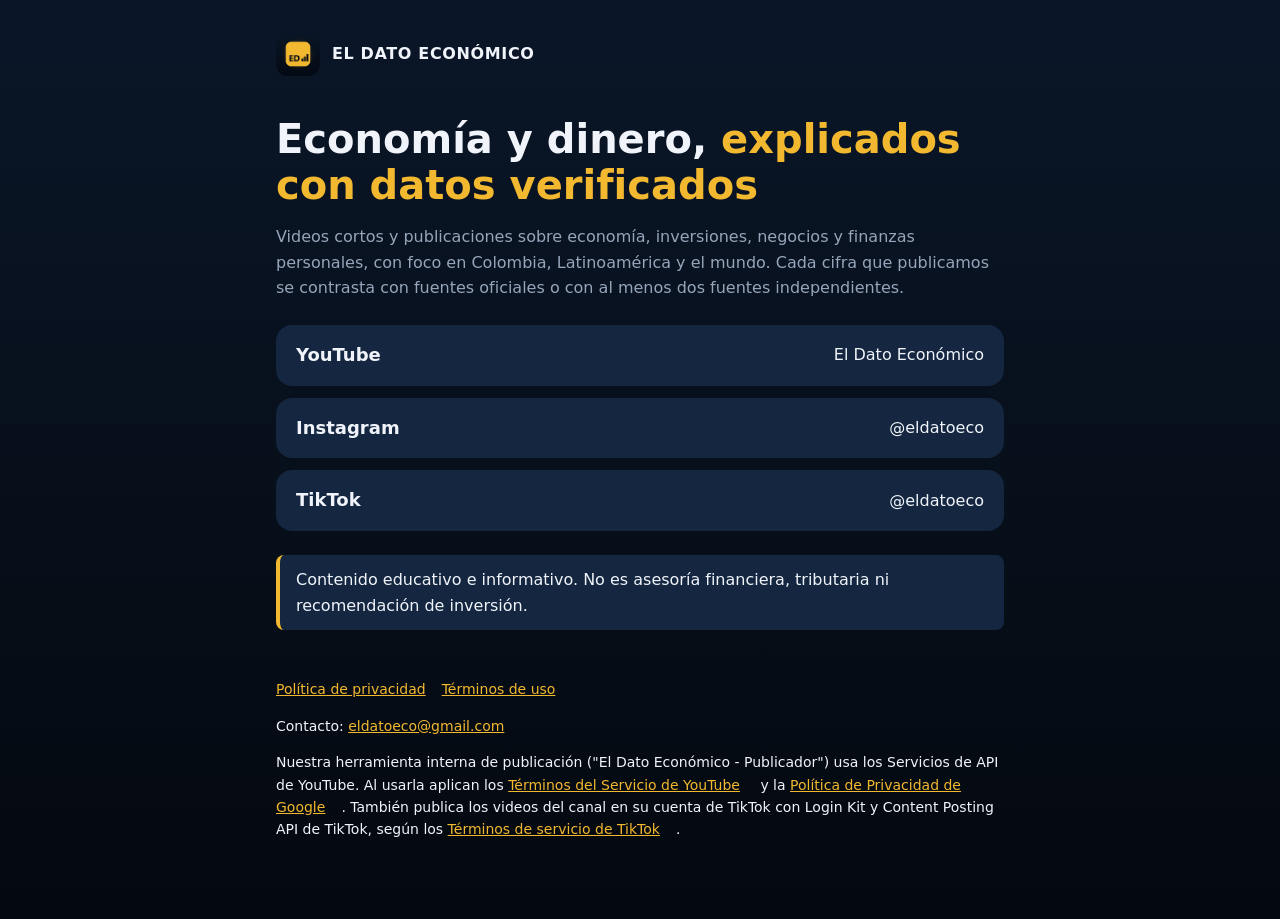
<file: index.html>
<!doctype html>
<html lang="es">
<head>
  <meta charset="utf-8">
  <meta name="viewport" content="width=device-width, initial-scale=1, viewport-fit=cover">
  <meta name="theme-color" content="#0a1628">
  <title>El Dato Económico</title>
  <meta name="description" content="Economía y dinero explicados en menos de un minuto, con datos verificados. Colombia, Latinoamérica y el mundo.">
  <link rel="icon" href="logo.png">
  <link rel="apple-touch-icon" href="logo.png">
  <link rel="stylesheet" href="estilo.css">
</head>
<body>
  <div class="contenedor">
    <header>
      <img class="sello" src="logo.png" alt="" width="44" height="44">
      <a class="marca" href="./">EL DATO ECONÓMICO</a>
    </header>

    <h1>Economía y dinero, <span>explicados con datos verificados</span></h1>
    <p class="suave">Videos cortos y publicaciones sobre economía, inversiones, negocios y finanzas personales,
      con foco en Colombia, Latinoamérica y el mundo. Cada cifra que publicamos se contrasta con fuentes oficiales
      o con al menos dos fuentes independientes.</p>

    <div class="tarjetas">
      <a class="tarjeta" href="https://www.youtube.com/@eldatoeco"><strong>YouTube</strong><span>El Dato Económico</span></a>
      <a class="tarjeta" href="https://www.instagram.com/eldatoeco"><strong>Instagram</strong><span>@eldatoeco</span></a>
      <a class="tarjeta" href="https://www.tiktok.com/@eldatoeco"><strong>TikTok</strong><span>@eldatoeco</span></a>
    </div>

    <div class="aviso">Contenido educativo e informativo. No es asesoría financiera, tributaria ni recomendación de inversión.</div>

    <footer>
      <p><a href="privacidad.html">Política de privacidad</a><a href="terminos.html">Términos de uso</a></p>
      <p>Contacto: <a href="mailto:eldatoeco@gmail.com">eldatoeco@gmail.com</a></p>
      <p>Nuestra herramienta interna de publicación ("El Dato Económico - Publicador") usa los Servicios de API de YouTube.
        Al usarla aplican los <a href="https://www.youtube.com/t/terms">Términos del Servicio de YouTube</a> y la
        <a href="https://policies.google.com/privacy">Política de Privacidad de Google</a>. También publica los videos
        del canal en su cuenta de TikTok con Login Kit y Content Posting API de TikTok, según los
        <a href="https://www.tiktok.com/legal/terms-of-service">Términos de servicio de TikTok</a>.</p>
    </footer>
  </div>
</body>
</html>
</file>
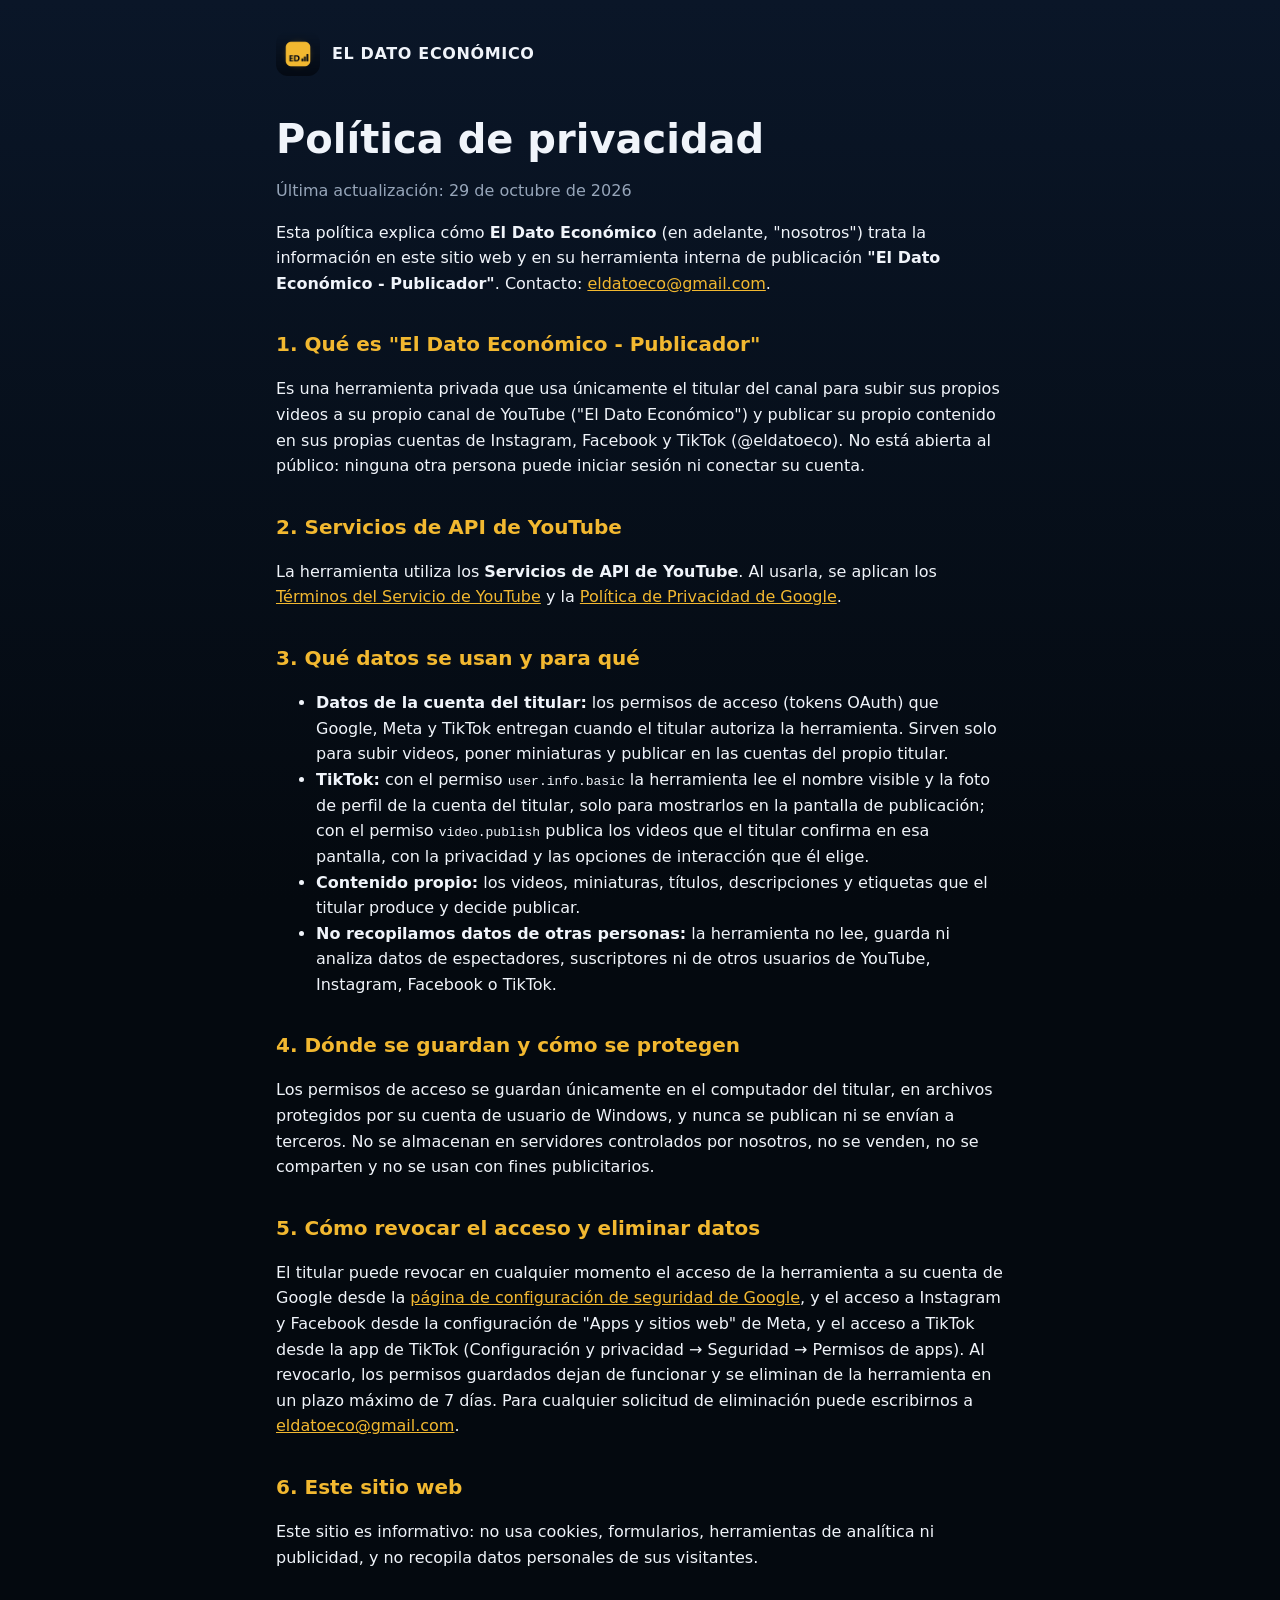
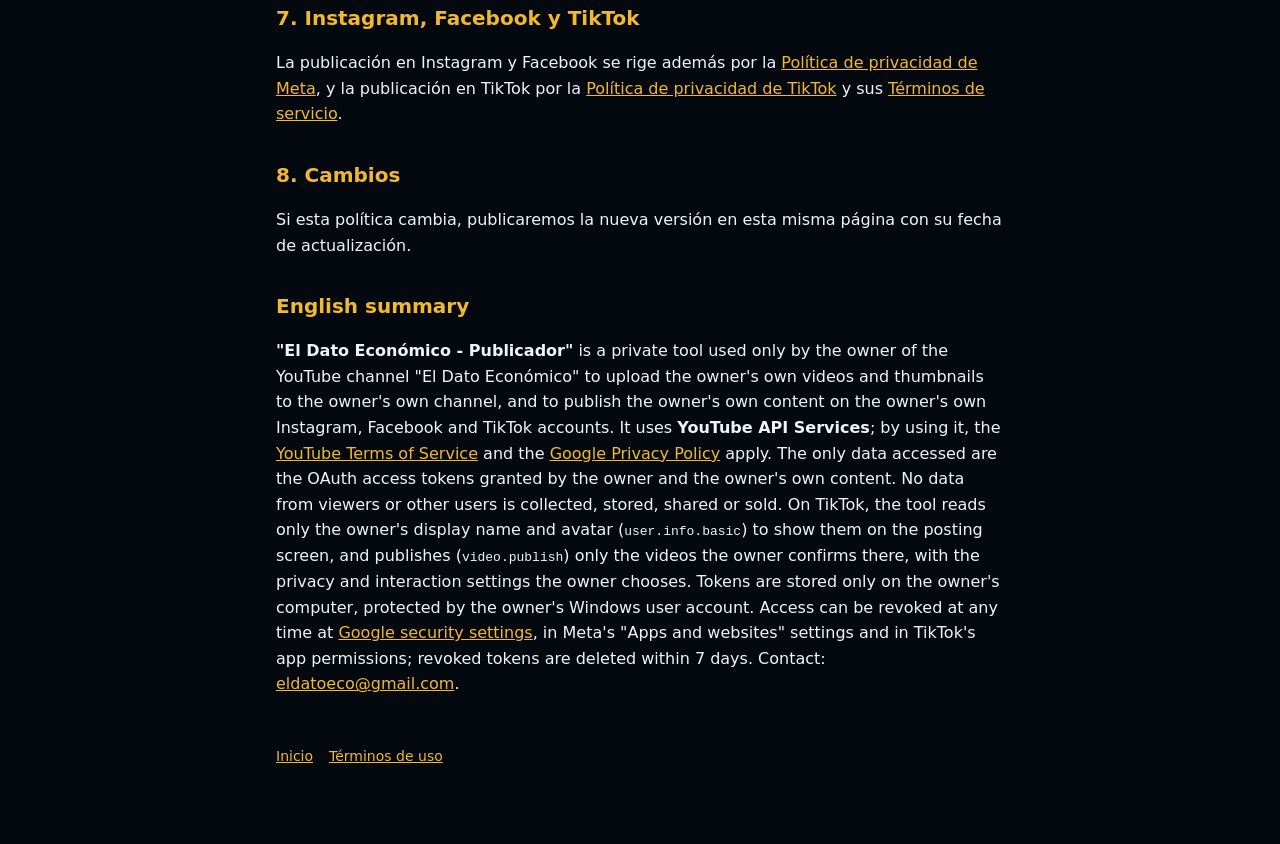
<file: privacidad.html>
<!doctype html>
<html lang="es">
<head>
  <meta charset="utf-8">
  <meta name="viewport" content="width=device-width, initial-scale=1, viewport-fit=cover">
  <meta name="theme-color" content="#0a1628">
  <title>Política de privacidad</title>
  <meta name="description" content="Política de privacidad de El Dato Económico y de su herramienta de publicación.">
  <link rel="icon" href="logo.png">
  <link rel="apple-touch-icon" href="logo.png">
  <link rel="stylesheet" href="estilo.css">
</head>
<body>
  <div class="contenedor">
    <header>
      <img class="sello" src="logo.png" alt="" width="44" height="44">
      <a class="marca" href="./">EL DATO ECONÓMICO</a>
    </header>

    <h1>Política de privacidad</h1>
    <p class="suave">Última actualización: 29 de octubre de 2026</p>

    <p>Esta política explica cómo <strong>El Dato Económico</strong> (en adelante, "nosotros") trata la información
      en este sitio web y en su herramienta interna de publicación <strong>"El Dato Económico - Publicador"</strong>.
      Contacto: <a href="mailto:eldatoeco@gmail.com">eldatoeco@gmail.com</a>.</p>

    <h2>1. Qué es "El Dato Económico - Publicador"</h2>
    <p>Es una herramienta privada que usa únicamente el titular del canal para subir sus propios videos a su propio
      canal de YouTube ("El Dato Económico") y publicar su propio contenido en sus propias cuentas de Instagram,
      Facebook y TikTok (@eldatoeco). No está abierta al público: ninguna otra persona puede iniciar sesión ni
      conectar su cuenta.</p>

    <h2>2. Servicios de API de YouTube</h2>
    <p>La herramienta utiliza los <strong>Servicios de API de YouTube</strong>. Al usarla, se aplican los
      <a href="https://www.youtube.com/t/terms">Términos del Servicio de YouTube</a> y la
      <a href="https://policies.google.com/privacy">Política de Privacidad de Google</a>.</p>

    <h2>3. Qué datos se usan y para qué</h2>
    <ul>
      <li><strong>Datos de la cuenta del titular:</strong> los permisos de acceso (tokens OAuth) que Google, Meta y
        TikTok entregan cuando el titular autoriza la herramienta. Sirven solo para subir videos, poner miniaturas y
        publicar en las cuentas del propio titular.</li>
      <li><strong>TikTok:</strong> con el permiso <code>user.info.basic</code> la herramienta lee el nombre visible y la
        foto de perfil de la cuenta del titular, solo para mostrarlos en la pantalla de publicación; con el permiso
        <code>video.publish</code> publica los videos que el titular confirma en esa pantalla, con la privacidad y las
        opciones de interacción que él elige.</li>
      <li><strong>Contenido propio:</strong> los videos, miniaturas, títulos, descripciones y etiquetas que el titular
        produce y decide publicar.</li>
      <li><strong>No recopilamos datos de otras personas:</strong> la herramienta no lee, guarda ni analiza datos de
        espectadores, suscriptores ni de otros usuarios de YouTube, Instagram, Facebook o TikTok.</li>
    </ul>

    <h2>4. Dónde se guardan y cómo se protegen</h2>
    <p>Los permisos de acceso se guardan únicamente en el computador del titular, en archivos protegidos por su cuenta
      de usuario de Windows, y nunca se publican ni se envían a terceros. No se almacenan en servidores controlados por
      nosotros, no se venden, no se comparten y no se usan con fines publicitarios.</p>

    <h2>5. Cómo revocar el acceso y eliminar datos</h2>
    <p>El titular puede revocar en cualquier momento el acceso de la herramienta a su cuenta de Google desde la
      <a href="https://myaccount.google.com/permissions">página de configuración de seguridad de Google</a>, y el acceso
      a Instagram y Facebook desde la configuración de "Apps y sitios web" de Meta, y el acceso a TikTok desde la app de
      TikTok (Configuración y privacidad → Seguridad → Permisos de apps). Al revocarlo, los permisos guardados
      dejan de funcionar y se eliminan de la herramienta en un plazo máximo de 7 días. Para cualquier solicitud de
      eliminación puede escribirnos a <a href="mailto:eldatoeco@gmail.com">eldatoeco@gmail.com</a>.</p>

    <h2>6. Este sitio web</h2>
    <p>Este sitio es informativo: no usa cookies, formularios, herramientas de analítica ni publicidad, y no recopila
      datos personales de sus visitantes.</p>

    <h2>7. Instagram, Facebook y TikTok</h2>
    <p>La publicación en Instagram y Facebook se rige además por la
      <a href="https://privacycenter.instagram.com/policy">Política de privacidad de Meta</a>, y la publicación en TikTok
      por la <a href="https://www.tiktok.com/legal/privacy-policy">Política de privacidad de TikTok</a> y sus
      <a href="https://www.tiktok.com/legal/terms-of-service">Términos de servicio</a>.</p>

    <h2>8. Cambios</h2>
    <p>Si esta política cambia, publicaremos la nueva versión en esta misma página con su fecha de actualización.</p>

    <h2>English summary</h2>
    <p><strong>"El Dato Económico - Publicador"</strong> is a private tool used only by the owner of the YouTube channel
      "El Dato Económico" to upload the owner's own videos and thumbnails to the owner's own channel, and to publish the
      owner's own content on the owner's own Instagram, Facebook and TikTok accounts. It uses <strong>YouTube API Services</strong>;
      by using it, the <a href="https://www.youtube.com/t/terms">YouTube Terms of Service</a> and the
      <a href="https://policies.google.com/privacy">Google Privacy Policy</a> apply. The only data accessed are the
      OAuth access tokens granted by the owner and the owner's own content. No data from viewers or other users is
      collected, stored, shared or sold. On TikTok, the tool reads only the owner's display name and avatar
      (<code>user.info.basic</code>) to show them on the posting screen, and publishes (<code>video.publish</code>) only
      the videos the owner confirms there, with the privacy and interaction settings the owner chooses. Tokens are stored
      only on the owner's computer, protected by the owner's Windows user account. Access can be revoked at any time at
      <a href="https://myaccount.google.com/permissions">Google security settings</a>, in Meta's "Apps and websites"
      settings and in TikTok's app permissions; revoked tokens are deleted within 7 days. Contact: <a href="mailto:eldatoeco@gmail.com">eldatoeco@gmail.com</a>.</p>

    <footer>
      <p><a href="./">Inicio</a><a href="terminos.html">Términos de uso</a></p>
    </footer>
  </div>
</body>
</html>
</file>
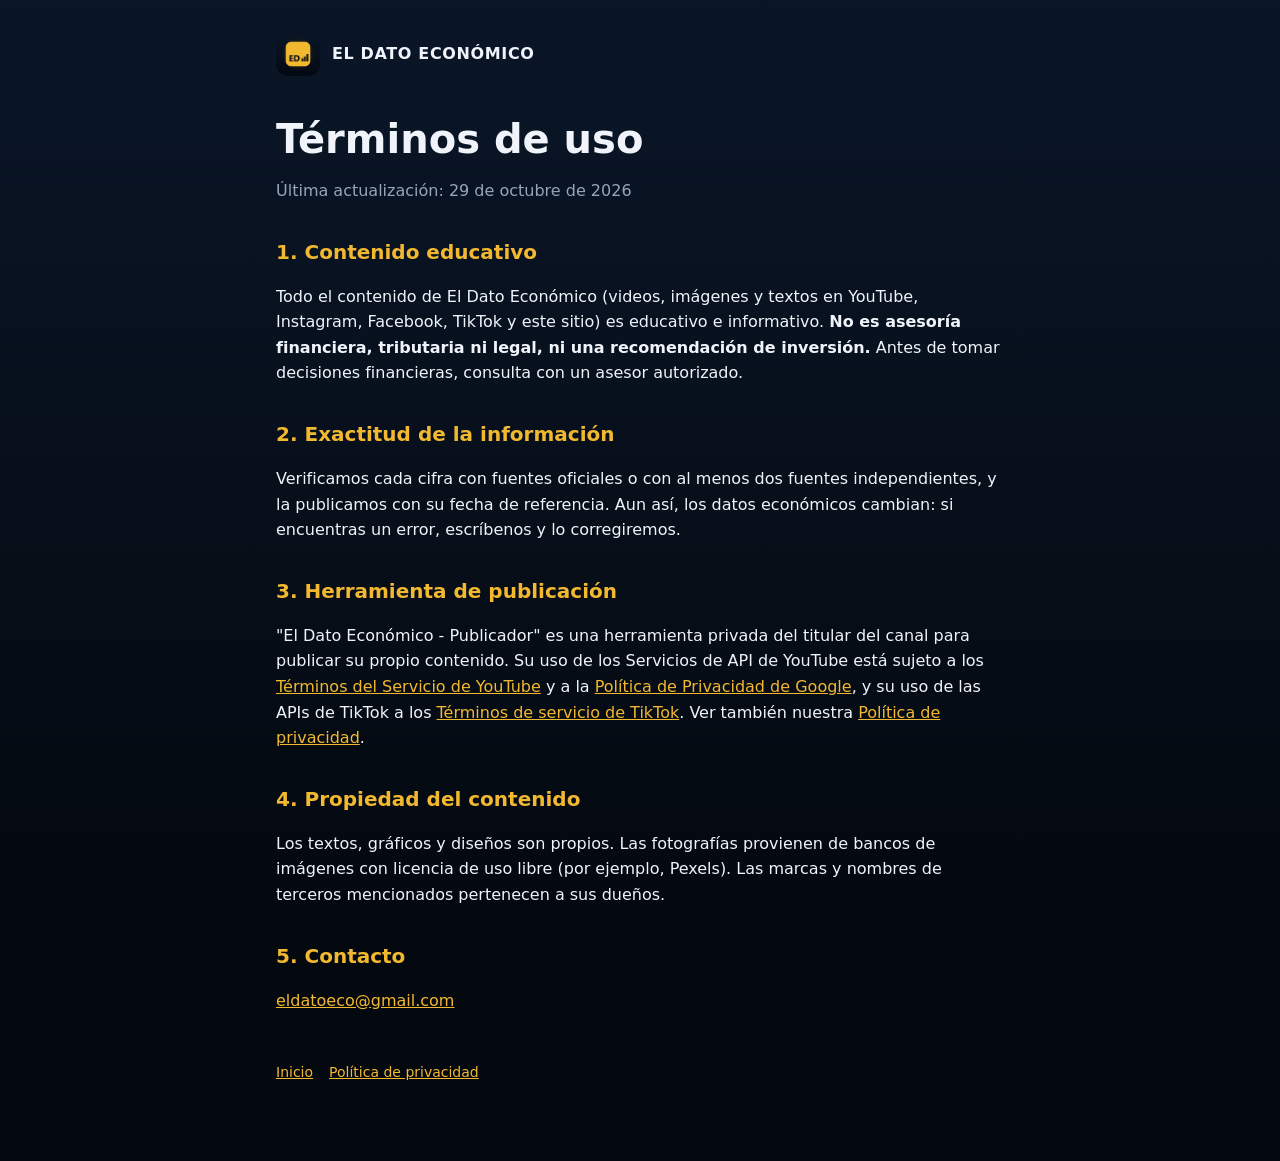
<file: terminos.html>
<!doctype html>
<html lang="es">
<head>
  <meta charset="utf-8">
  <meta name="viewport" content="width=device-width, initial-scale=1, viewport-fit=cover">
  <meta name="theme-color" content="#0a1628">
  <title>Términos de uso</title>
  <meta name="description" content="Términos de uso de El Dato Económico.">
  <link rel="icon" href="logo.png">
  <link rel="apple-touch-icon" href="logo.png">
  <link rel="stylesheet" href="estilo.css">
</head>
<body>
  <div class="contenedor">
    <header>
      <img class="sello" src="logo.png" alt="" width="44" height="44">
      <a class="marca" href="./">EL DATO ECONÓMICO</a>
    </header>

    <h1>Términos de uso</h1>
    <p class="suave">Última actualización: 29 de octubre de 2026</p>

    <h2>1. Contenido educativo</h2>
    <p>Todo el contenido de El Dato Económico (videos, imágenes y textos en YouTube, Instagram, Facebook, TikTok y este sitio)
      es educativo e informativo. <strong>No es asesoría financiera, tributaria ni legal, ni una recomendación de
      inversión.</strong> Antes de tomar decisiones financieras, consulta con un asesor autorizado.</p>

    <h2>2. Exactitud de la información</h2>
    <p>Verificamos cada cifra con fuentes oficiales o con al menos dos fuentes independientes, y la publicamos con su
      fecha de referencia. Aun así, los datos económicos cambian: si encuentras un error, escríbenos y lo corregiremos.</p>

    <h2>3. Herramienta de publicación</h2>
    <p>"El Dato Económico - Publicador" es una herramienta privada del titular del canal para publicar su propio
      contenido. Su uso de los Servicios de API de YouTube está sujeto a los
      <a href="https://www.youtube.com/t/terms">Términos del Servicio de YouTube</a> y a la
      <a href="https://policies.google.com/privacy">Política de Privacidad de Google</a>, y su uso de las APIs de TikTok
      a los <a href="https://www.tiktok.com/legal/terms-of-service">Términos de servicio de TikTok</a>. Ver también nuestra
      <a href="privacidad.html">Política de privacidad</a>.</p>

    <h2>4. Propiedad del contenido</h2>
    <p>Los textos, gráficos y diseños son propios. Las fotografías provienen de bancos de imágenes con licencia de uso
      libre (por ejemplo, Pexels). Las marcas y nombres de terceros mencionados pertenecen a sus dueños.</p>

    <h2>5. Contacto</h2>
    <p><a href="mailto:eldatoeco@gmail.com">eldatoeco@gmail.com</a></p>

    <footer>
      <p><a href="./">Inicio</a><a href="privacidad.html">Política de privacidad</a></p>
    </footer>
  </div>
</body>
</html>
</file>
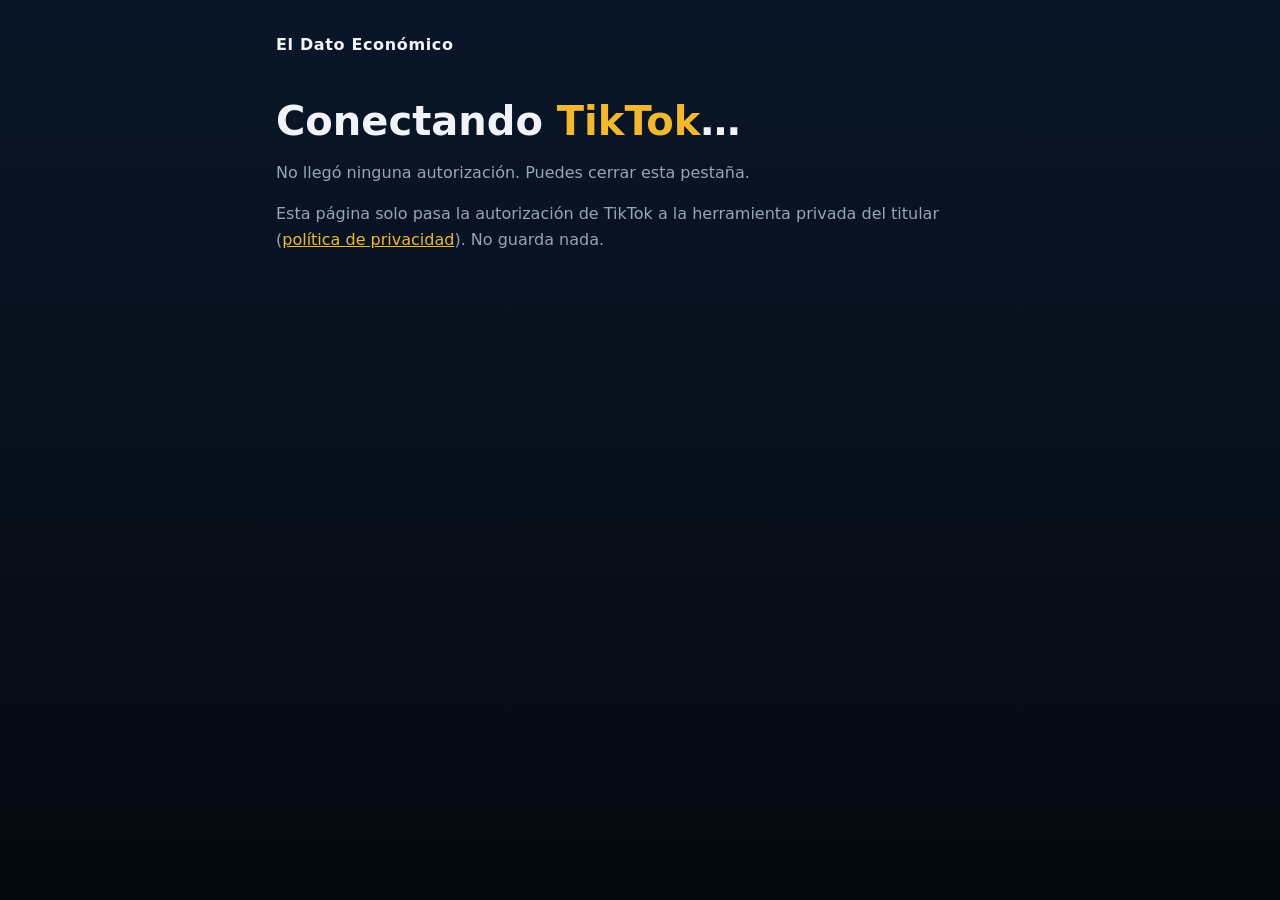
<file: tiktok/callback.html>
<!doctype html>
<html lang="es">
<head>
  <meta charset="utf-8">
  <meta name="viewport" content="width=device-width, initial-scale=1, viewport-fit=cover">
  <meta name="robots" content="noindex">
  <title>Conectando TikTok — El Dato Económico</title>
  <link rel="stylesheet" href="../estilo.css">
</head>
<body>
  <div class="contenedor">
    <header><a class="marca" href="../">El Dato Económico</a></header>
    <h1>Conectando <span>TikTok</span>…</h1>
    <p id="estado" class="suave">Volviendo a la herramienta de publicación en este computador.</p>
    <p class="suave">Esta página solo pasa la autorización de TikTok a la herramienta privada del titular
      (<a href="../privacidad.html">política de privacidad</a>). No guarda nada.</p>
  </div>
  <script>
    // TikTok vuelve aquí con ?code=…&state=…; se reenvía a la herramienta local del titular (solo este computador).
    (function () {
      var q = new URLSearchParams(location.search);
      var estado = document.getElementById("estado");
      if (q.get("error")) {
        estado.textContent = "TikTok no autorizó el acceso: " + q.get("error_description") + ". Puedes cerrar esta pestaña.";
        return;
      }
      if (!q.get("code")) {
        estado.textContent = "No llegó ninguna autorización. Puedes cerrar esta pestaña.";
        return;
      }
      location.replace("http://localhost:8766/tiktok/callback" + location.search);
    })();
  </script>
</body>
</html>
</file>
<file: estilo.css>
:root {
  --fondo: #0a1628;
  --fondo2: #04090f;
  --panel: #142640;
  --dorado: #f2b830;
  --texto: #f0f4fa;
  --suave: #96a5b9;
  --panel-hover: #1b3152;
  --ease-out: cubic-bezier(0.23, 1, 0.32, 1);
}
* { box-sizing: border-box; }
html { background: var(--fondo2); }
body {
  margin: 0;
  font-family: "Segoe UI", system-ui, -apple-system, Roboto, Arial, sans-serif;
  color: var(--texto);
  background: linear-gradient(180deg, var(--fondo), var(--fondo2)) fixed;
  line-height: 1.6;
  min-height: 100dvh;
  -webkit-tap-highlight-color: transparent;
  -webkit-text-size-adjust: 100%;
}
.contenedor { max-width: 760px; margin: 0 auto; padding: 32px 16px 64px; }
header { display: flex; align-items: center; gap: 12px; margin-bottom: 40px; }
.sello { width: 44px; height: 44px; border-radius: 12px; display: block; }
.marca { font-weight: 700; letter-spacing: 0.04em; text-decoration: none; color: var(--texto); }
h1 { font-size: clamp(28px, 6vw, 40px); line-height: 1.15; margin: 0 0 16px; }
h1 span, a { color: var(--dorado); }
h2 { font-size: 20px; margin: 32px 0 8px; color: var(--dorado); }
p, li { color: var(--texto); }
.suave { color: var(--suave); }
.tarjetas { display: grid; gap: 12px; margin: 24px 0; }
.tarjeta {
  background: var(--panel); border-radius: 16px; padding: 16px 20px;
  display: flex; justify-content: space-between; align-items: center; gap: 12px; flex-wrap: wrap;
  text-decoration: none; color: var(--texto);
  transition: transform 160ms var(--ease-out), background-color 200ms ease;
}
.tarjeta:active { transform: scale(0.97); }
@media (hover: hover) and (pointer: fine) {
  .tarjeta:hover { background-color: var(--panel-hover); }
}
.tarjeta strong { font-size: 18px; }
.aviso { background: var(--panel); border-left: 4px solid var(--dorado); border-radius: 8px; padding: 12px 16px; }
footer { margin-top: 48px; font-size: 14px; color: var(--suave); }
footer a { margin-right: 16px; }

/* Entrada escalonada suave: se ve una vez por visita */
.contenedor > * {
  opacity: 0;
  transform: translateY(8px);
  animation: aparecer 400ms var(--ease-out) forwards;
}
.contenedor > *:nth-child(2) { animation-delay: 50ms; }
.contenedor > *:nth-child(3) { animation-delay: 100ms; }
.contenedor > *:nth-child(4) { animation-delay: 150ms; }
.contenedor > *:nth-child(5) { animation-delay: 200ms; }
.contenedor > *:nth-child(n+6) { animation-delay: 250ms; }
@keyframes aparecer { to { opacity: 1; transform: none; } }

/* Al imprimir o guardar como PDF: todo visible, sin animación y en colores de papel */
@media print {
  .contenedor > * { opacity: 1 !important; transform: none !important; animation: none !important; }
  html, body { background: #fff !important; color: #111 !important; }
  p, li, .suave, footer { color: #222 !important; }
  h2, h1 span, a { color: #8a5a00 !important; }
  .tarjeta, .aviso { background: #f3f3f3 !important; color: #111 !important; }
}

@media (prefers-reduced-motion: reduce) {
  .contenedor > * { transform: none; animation: aparecer-suave 200ms ease forwards; }
  @keyframes aparecer-suave { to { opacity: 1; } }
  .tarjeta:active { transform: none; }
}
</file>
